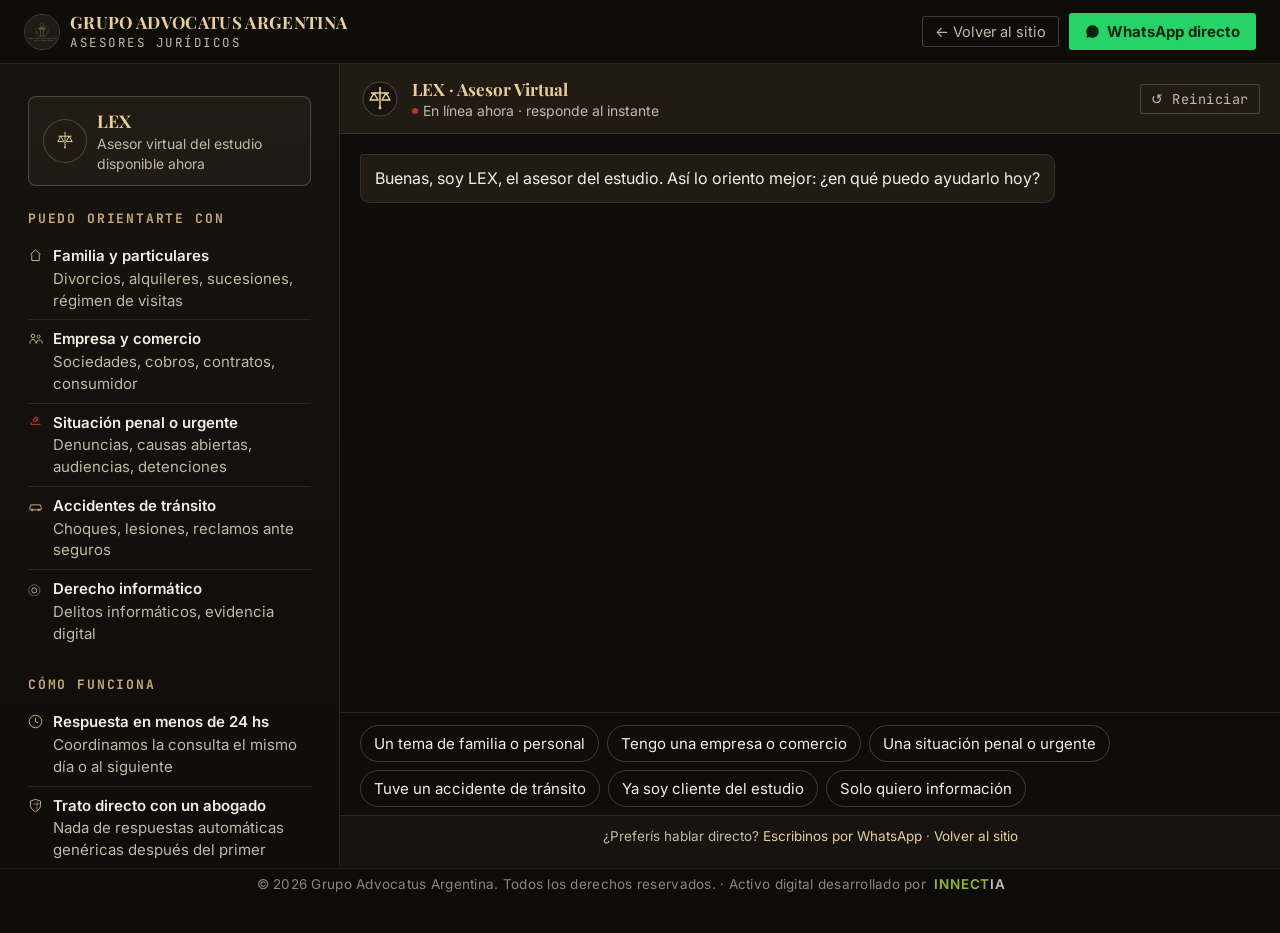
<file: asesor-virtual.html>
<!DOCTYPE html>
<html lang="es-AR">
<head>
<meta charset="UTF-8">
<meta name="viewport" content="width=device-width, initial-scale=1.0">
<title>LEX · Asesor Virtual de Grupo Advocatus Argentina</title>
<meta name="description" content="Hablá con LEX, el asesor virtual de Grupo Advocatus Argentina. Contanos tu situación de familia, empresa, penal o accidente de tránsito y te orientamos antes de coordinar con un abogado.">
<meta name="robots" content="index, follow">
<link rel="canonical" href="https://grupoadvocatusargentina.com.ar/asesor-virtual.html">
<meta property="og:title" content="LEX · Asesor Virtual de Grupo Advocatus Argentina">
<meta property="og:description" content="Contanos tu situación legal y te orientamos antes de coordinar con un abogado del estudio.">
<meta property="og:url" content="https://grupoadvocatusargentina.com.ar/asesor-virtual.html">
<meta property="og:image" content="https://grupoadvocatusargentina.com.ar/assets/og-cover.png">
<meta property="og:locale" content="es_AR">
<meta name="twitter:card" content="summary_large_image">
<link rel="icon" type="image/png" href="assets/logo.png">
<link rel="preconnect" href="https://fonts.googleapis.com">
<link href="https://fonts.googleapis.com/css2?family=Playfair+Display:ital,wght@0,600;0,700;0,800&family=Inter:wght@400;500;600;700&family=JetBrains+Mono:wght@400;700&display=swap" rel="stylesheet">
<script type="application/ld+json">
{
  "@context": "https://schema.org",
  "@type": "WebPage",
  "name": "LEX · Asesor Virtual de Grupo Advocatus Argentina",
  "url": "https://grupoadvocatusargentina.com.ar/asesor-virtual.html",
  "description": "Asesor virtual de Grupo Advocatus Argentina para consultas sobre familia, empresa, familia, penal, civil, informático y accidentes en PBA y CABA.",
  "isPartOf": {"@type": "WebSite", "url": "https://grupoadvocatusargentina.com.ar/"},
  "inLanguage": "es-AR"
}
</script>
<style>
:root{
  --bg:#0E0D0B; --panel:#17140F; --panel-2:#211B13;
  --line:rgba(238,231,216,0.10); --line-strong:rgba(238,231,216,0.22);
  --text:#F4EFE4; --muted:#C2B9A6;
  --gold:#C9A876; --gold-bright:#E9CE9C; --gold-deep:#8B7042;
  --red:#B4392C; --whatsapp:#25D366;
}
*{margin:0;padding:0;box-sizing:border-box;}
html,body{height:100%; overflow:hidden; background:var(--bg); color:var(--text); font-family:'Inter',sans-serif;}
@media(prefers-reduced-motion:reduce){*{transition-duration:.001ms!important;animation-duration:.001ms!important;}}

/* ─── LAYOUT ────────────────────────────────── */
.page{display:flex; flex-direction:column; height:100vh;}

/* ─── HEADER ────────────────────────────────── */
.hd{
  display:flex; align-items:center; justify-content:space-between;
  padding:0 24px; height:64px; flex-shrink:0;
  background:rgba(14,13,11,0.96); border-bottom:1px solid var(--line);
  position:relative; z-index:10;
}
.hd-brand{display:flex; align-items:center; gap:10px; text-decoration:none; color:inherit;}
.hd-brand img{width:36px; height:36px; border-radius:50%; border:1px solid var(--line-strong);}
.hd-brand-text{line-height:1.15;}
.hd-brand-text strong{font-family:'Playfair Display',serif; font-weight:700; font-size:17px; letter-spacing:.02em; display:block; color:var(--gold-bright);}
.hd-brand-text small{font-family:'JetBrains Mono',monospace; font-size:12.5px; letter-spacing:.12em; color:var(--muted); text-transform:uppercase;}
.hd-right{display:flex; align-items:center; gap:10px;}
.btn-back{font-size:14.5px; color:var(--muted); text-decoration:none; border:1px solid var(--line-strong); padding:6px 12px; border-radius:3px; transition:color .2s, border-color .2s;}
.btn-back:hover{color:var(--text); border-color:var(--text);}
.btn-wa{
  display:inline-flex; align-items:center; gap:7px;
  background:var(--whatsapp); color:#04250f; font-weight:700; font-size:15px;
  padding:9px 16px; border-radius:3px; text-decoration:none;
  animation:ctaGlow 2.6s ease-in-out infinite;
}
@keyframes ctaGlow{
  0%,100%{box-shadow:0 0 0 1px rgba(37,211,102,.5),0 0 0 0 rgba(37,211,102,.3);}
  50%{box-shadow:0 0 0 1px rgba(37,211,102,.5),0 0 14px 4px rgba(37,211,102,.3);}
}
.rec-dot{width:8px;height:8px;border-radius:50%;background:var(--red);flex-shrink:0;animation:blink 1.6s ease-in-out infinite;}
@keyframes blink{0%,45%{opacity:1;}50%,95%{opacity:.15;}100%{opacity:1;}}

/* ─── SPLIT LAYOUT ─────────────────────────── */
.body{display:flex; flex:1; overflow:hidden;}

/* LEFT PANEL: context + areas */
.left{
  width:340px; flex-shrink:0; border-right:1px solid var(--line);
  background:linear-gradient(180deg,var(--panel) 0%,var(--bg) 100%);
  display:flex; flex-direction:column; padding:32px 28px; gap:24px;
  overflow-y:auto;
}
@media(max-width:700px){.left{display:none;}}
.left-badge{
  display:flex; align-items:center; gap:10px; padding:12px 14px;
  border:1px solid var(--line-strong); border-radius:8px; background:rgba(201,168,118,.06);
}
.left-badge .badge-icon{
  width:44px; height:44px; border-radius:50%; background:var(--panel-2);
  border:1px solid var(--line-strong); display:flex; align-items:center; justify-content:center; flex-shrink:0;
}
.left-badge .badge-icon svg{width:24px;height:24px;}
.scale-ring{animation:scalePivot 4.5s ease-in-out infinite; transform-origin:center;}
@keyframes scalePivot{0%,100%{transform:rotate(0deg);} 50%{transform:rotate(-4deg);}}
.scale-dot{fill:var(--gold-bright); animation:dotPulse 2.4s ease-in-out infinite;}
@keyframes dotPulse{0%,100%{opacity:.55;} 50%{opacity:1;}}
.left-badge-text h3{font-family:'Playfair Display',serif; font-size:17.5px; font-weight:700; margin-bottom:2px; color:var(--gold-bright);}
.left-badge-text p{font-size:14px; color:var(--muted); line-height:1.4;}
.left-section h4{font-family:'JetBrains Mono',monospace; font-size:13px; letter-spacing:.14em; color:var(--gold); margin-bottom:10px; text-transform:uppercase;}
.feat{display:flex; align-items:flex-start; gap:10px; padding:8px 0; border-bottom:1px solid var(--line); text-decoration:none; color:inherit;}
.feat:last-child{border-bottom:none;}
.feat-icon{color:var(--gold); margin-top:2px; flex-shrink:0;}
.feat-icon svg{width:15px;height:15px;}
.feat-text{font-size:15px; line-height:1.45;}
.feat-text strong{display:block; font-weight:600; margin-bottom:1px; color:var(--text);}
.feat-text span{color:var(--muted);}
.left-note{font-size:13.5px; color:var(--muted); line-height:1.5; padding:10px 12px; background:rgba(255,255,255,.02); border-radius:6px; border:1px solid var(--line);}

/* ─── CHAT PANEL ────────────────────────────── */
.chat{flex:1; display:flex; flex-direction:column; min-width:0;}
.chat-header{
  display:flex; align-items:center; gap:12px; padding:14px 20px;
  border-bottom:1px solid var(--line); background:var(--panel-2); flex-shrink:0;
}
.chat-avatar{width:40px;height:40px;flex-shrink:0;}
.chat-info{flex:1;}
.chat-info h3{font-size:17px; font-weight:700; font-family:'Playfair Display',serif; color:var(--gold-bright);}
.chat-info p{font-size:14px; color:var(--muted); display:flex; align-items:center; gap:5px; margin-top:2px;}
.chat-info p .rec-dot{width:6px;height:6px;}
.chat-thread{flex:1; overflow-y:auto; padding:20px; display:flex; flex-direction:column; gap:12px;}
.vmsg{max-width:82%; font-size:16px; line-height:1.55; padding:11px 14px; border-radius:10px;}
.vmsg.bot{align-self:flex-start; background:var(--panel-2); border:1px solid var(--line); border-radius:4px 10px 10px 10px;}
.vmsg.user{align-self:flex-end; background:var(--gold-deep); color:#141210; font-weight:600; border-radius:10px 4px 10px 10px;}
.vmsg.typing{align-self:flex-start; display:flex; gap:5px; padding:13px 16px; background:var(--panel-2); border-radius:4px 10px 10px 10px;}
.vmsg.typing span{width:7px;height:7px;border-radius:50%;background:var(--muted);animation:typingDot 1.2s ease-in-out infinite;}
.vmsg.typing span:nth-child(2){animation-delay:.2s;}
.vmsg.typing span:nth-child(3){animation-delay:.4s;}
@keyframes typingDot{0%,60%,100%{opacity:.3;transform:translateY(0);}30%{opacity:1;transform:translateY(-4px);}}
.vmsg-cta{
  display:inline-flex; align-items:center; gap:8px; margin-top:10px;
  background:var(--whatsapp); color:#04250f; font-size:15px; font-weight:700;
  padding:10px 16px; border-radius:5px; text-decoration:none;
}
.vmsg-summary{font-family:'JetBrains Mono',monospace; font-size:13.5px; color:var(--muted); margin-top:8px; line-height:1.6;}
.chat-quick{display:flex; flex-wrap:wrap; gap:8px; padding:12px 20px 8px; border-top:1px solid var(--line); background:var(--bg);}
.chat-quick button{
  background:transparent; border:1px solid var(--line-strong); color:var(--text);
  font-size:15px; padding:8px 13px; border-radius:20px; cursor:pointer;
  transition:border-color .2s, background .2s; font-family:'Inter',sans-serif;
}
.chat-quick button:hover{border-color:var(--gold); background:rgba(201,168,118,.08); color:var(--gold-bright);}
.chat-footer{
  padding:12px 20px 56px; border-top:1px solid var(--line); background:var(--panel);
  font-size:13.5px; color:var(--muted); text-align:center; flex-shrink:0;
}
.chat-footer a{color:var(--gold-bright); text-decoration:none;}

/* ─── RESTART BUTTON ────────────────────────── */
.btn-restart{
  background:none; border:1px solid var(--line-strong); color:var(--muted);
  font-size:13.5px; padding:5px 10px; border-radius:3px; cursor:pointer;
  font-family:'JetBrains Mono',monospace; letter-spacing:.04em; transition:all .2s;
}
.btn-restart:hover{border-color:var(--muted); color:var(--text);}

/* ─── MÓVIL ─────────────────────────────────── */
@media(max-width:700px){
  html,body{padding-bottom:0;}
  .page{height:100vh; height:100dvh;}
  .hd{padding:0 10px; height:auto; min-height:56px; gap:8px;}
  .hd-brand{gap:8px; min-width:0;}
  .hd-brand img{width:32px; height:32px;}
  .hd-brand-text strong{font-size:13px; line-height:1.15;}
  .hd-brand-text small{display:none;}
  .hd-right{gap:6px; flex-shrink:0;}
  .btn-back{font-size:0; padding:7px 10px;}
  .btn-back::before{content:"←"; font-size:16px;}
  .btn-wa{font-size:14px; padding:8px 11px; gap:0;}
  .btn-wa svg{margin-right:0;}
  .btn-wa{font-size:0;}
  .btn-wa svg{width:20px; height:20px;}
  .chat-header{padding:10px 12px; gap:10px; flex-wrap:wrap;}
  .chat-avatar{width:34px; height:34px;}
  .chat-info{min-width:0;}
  .chat-info p{font-size:13.5px;}
  .chat-thread{padding:14px 12px;}
  .vmsg{max-width:92%;}
  .chat-quick{padding:10px 12px 6px; gap:7px; max-height:38vh; overflow-y:auto;}
  .chat-quick button{font-size:14.5px; padding:8px 12px;}
  .chat-footer{padding:10px 12px 78px; font-size:13px;}
}

.sr-only{position:absolute; width:1px; height:1px; overflow:hidden; clip:rect(0 0 0 0);}
</style>
<link rel="stylesheet" href="css/innectia-credit.css">
</head>
<body>
<div class="page">

  <!-- HEADER -->
  <header class="hd">
    <a class="hd-brand" href="https://grupoadvocatusargentina.com.ar/" aria-label="Volver al sitio de Grupo Advocatus Argentina">
      <img src="assets/logo.png" alt="Isologo Grupo Advocatus Argentina">
      <div class="hd-brand-text">
        <strong>GRUPO ADVOCATUS ARGENTINA</strong>
        <small>Asesores Jurídicos</small>
      </div>
    </a>
    <div class="hd-right">
      <a class="btn-back" href="https://grupoadvocatusargentina.com.ar/">← Volver al sitio</a>
      <a class="btn-wa" href="https://wa.me/5492216381900" target="_blank" rel="noopener" aria-label="WhatsApp directo">
        <svg width="15" height="15" viewBox="0 0 24 24" fill="currentColor"><path d="M12 2a10 10 0 00-8.6 15.1L2 22l5.1-1.3A10 10 0 1012 2z"/></svg>
        WhatsApp directo
      </a>
    </div>
  </header>

  <!-- BODY SPLIT -->
  <div class="body">

    <!-- LEFT PANEL -->
    <aside class="left" aria-label="Información del asesor virtual">
      <div class="left-badge">
        <div class="badge-icon">
          <svg class="scale-ring" viewBox="0 0 40 40" fill="none">
            <path d="M20 5v26M9 12h22M13 12L8 21h10L13 12zM27 12l-5 9h10l-5-9z" stroke="var(--gold-bright)" stroke-width="1.6" stroke-linejoin="round"/>
            <circle class="scale-dot" cx="20" cy="31" r="1.6"/>
          </svg>
        </div>
        <div class="left-badge-text">
          <h3>LEX</h3>
          <p>Asesor virtual del estudio<br>disponible ahora</p>
        </div>
      </div>

      <div class="left-section">
        <h4>Puedo orientarte con</h4>
        <a class="feat" href="abogados-familia.html">
          <div class="feat-icon"><svg viewBox="0 0 24 24" fill="none" stroke="currentColor" stroke-width="1.6"><path d="M4 10L12 3l8 7" /><path d="M6 10v10h12V10"/></svg></div>
          <div class="feat-text"><strong>Familia y particulares</strong><span>Divorcios, alquileres, sucesiones, régimen de visitas</span></div>
        </a>
        <a class="feat" href="abogados-civil-comercial.html">
          <div class="feat-icon"><svg viewBox="0 0 24 24" fill="none" stroke="currentColor" stroke-width="1.6"><circle cx="8" cy="8" r="3"/><circle cx="17" cy="9" r="2.4"/><path d="M3 20c0-4 2.5-6.5 5-6.5s5 2.5 5 6.5M13 20c0-3.3 2.2-5.5 5-5.5s5 2.2 5 5.5"/></svg></div>
          <div class="feat-text"><strong>Empresa y comercio</strong><span>Sociedades, cobros, contratos, consumidor</span></div>
        </a>
        <a class="feat" href="abogados-penal.html">
          <div class="feat-icon" style="color:var(--red)"><svg viewBox="0 0 24 24" fill="none" stroke="currentColor" stroke-width="1.6"><rect x="10" y="3" width="4" height="8" rx="1" transform="rotate(45 12 7)"/><path d="M4 15h16"/><path d="M3 11l4 4M13 6l4 4"/></svg></div>
          <div class="feat-text"><strong>Situación penal o urgente</strong><span>Denuncias, causas abiertas, audiencias, detenciones</span></div>
        </a>
        <a class="feat" href="abogados-accidentes-transito.html">
          <div class="feat-icon"><svg viewBox="0 0 24 24" fill="none" stroke="currentColor" stroke-width="1.6"><path d="M3 15l1.5-4h15L21 15v4H3z"/><circle cx="7" cy="19" r="1.4"/><circle cx="17" cy="19" r="1.4"/></svg></div>
          <div class="feat-text"><strong>Accidentes de tránsito</strong><span>Choques, lesiones, reclamos ante seguros</span></div>
        </a>
        <a class="feat" href="abogados-derecho-informatico.html">
          <div class="feat-icon"><svg viewBox="0 0 24 24" fill="none" stroke="currentColor" stroke-width="1.6"><circle cx="10" cy="15" r="4" fill="none"/><circle cx="10" cy="15" r="9" fill="none" opacity=".5"/></svg></div>
          <div class="feat-text"><strong>Derecho informático</strong><span>Delitos informáticos, evidencia digital</span></div>
        </a>
      </div>

      <div class="left-section">
        <h4>Cómo funciona</h4>
        <div class="feat">
          <div class="feat-icon"><svg viewBox="0 0 24 24" fill="none" stroke="currentColor" stroke-width="1.6"><circle cx="12" cy="12" r="10"/><polyline points="12 6 12 12 16 14"/></svg></div>
          <div class="feat-text"><strong>Respuesta en menos de 24 hs</strong><span>Coordinamos la consulta el mismo día o al siguiente</span></div>
        </div>
        <div class="feat">
          <div class="feat-icon"><svg viewBox="0 0 24 24" fill="none" stroke="currentColor" stroke-width="1.6"><path d="M20 5v26M9 12h22" transform="scale(0.6) translate(4,4)"/><path d="M12 22s8-4 8-10V5l-8-3-8 3v7c0 6 8 10 8 10z"/></svg></div>
          <div class="feat-text"><strong>Trato directo con un abogado</strong><span>Nada de respuestas automáticas genéricas después del primer contacto</span></div>
        </div>
      </div>

      <p class="left-note">LEX usa un árbol de preguntas guiado, sin texto libre, para entender su situación antes de conectarlo con un abogado del estudio.</p>
    </aside>

    <!-- CHAT -->
    <section class="chat" aria-label="Chat con el asesor virtual LEX">
      <div class="chat-header">
        <svg class="chat-avatar" viewBox="0 0 40 40">
          <circle cx="20" cy="20" r="17" fill="var(--panel)" stroke="var(--line-strong)"/>
          <path class="scale-ring" d="M20 8v20M11 14h18M14 14L10 21h8L14 14zM26 14l-4 7h8l-4-7z" stroke="var(--gold-bright)" stroke-width="1.5" stroke-linejoin="round" fill="none"/>
          <circle class="scale-dot" cx="20" cy="29" r="1.4"/>
        </svg>
        <div class="chat-info">
          <h3>LEX · Asesor Virtual</h3>
          <p><span class="rec-dot"></span> En línea ahora · responde al instante</p>
        </div>
        <button class="btn-restart" id="btnRestart" aria-label="Reiniciar conversación">↺ Reiniciar</button>
      </div>
      <div class="chat-thread" id="chatThread" aria-live="polite"></div>
      <div class="chat-quick" id="chatQuick"></div>
      <footer class="chat-footer">
        ¿Preferís hablar directo? <a href="https://wa.me/5492216381900" target="_blank" rel="noopener">Escribinos por WhatsApp</a> · <a href="index.html">Volver al sitio</a>
      </footer>
    </section>

  </div>
</div>

<p class="sr-only">LEX es el asesor virtual de Grupo Advocatus Argentina, estudio de abogados con matrícula en La Plata, que atiende online, especializado en derecho civil y comercial, familia, penal, derecho informático y accidentes de tránsito.</p>

<script>
const WA_NUMBER = "5492216381900";
const CIERRE_24H = "Coordinamos la consulta y confirmamos día y horario en menos de 24 horas.";

let ctx = {};

const LEX_NODES = {
  start: {
    msgs: ["Buenas, soy LEX, el asesor del estudio. Así lo oriento mejor: ¿en qué puedo ayudarlo hoy?"],
    options: [
      {label:"Un tema de familia o personal", next:"fam_context"},
      {label:"Tengo una empresa o comercio", next:"emp_context"},
      {label:"Una situación penal o urgente", next:"pen_context"},
      {label:"Tuve un accidente de tránsito", next:"acc_context"},
      {label:"Ya soy cliente del estudio", next:"cli_context"},
      {label:"Solo quiero información", next:"info_route"}
    ]
  },
  info_route: {
    msgs: ["Con gusto. Para no hacerle perder tiempo con una respuesta genérica, dígame primero cuál de estas opciones se parece más a su situación."],
    options: [
      {label:"Un tema de familia o personal", next:"fam_context"},
      {label:"Tengo una empresa o comercio", next:"emp_context"},
      {label:"Una situación penal o urgente", next:"pen_context"},
      {label:"Tuve un accidente de tránsito", next:"acc_context"}
    ]
  },

  fam_context: {
    msgs: ["Entiendo. Estos temas suelen pesar más de lo que se muestra hacia afuera. ¿De qué se trata puntualmente?"],
    options: [
      {label:"Divorcio", next:"fam_dim", key:"segmento", value:"Familia y particulares"},
      {label:"Alquiler o desalojo", next:"fam_dim", key:"segmento", value:"Familia y particulares"},
      {label:"Sucesión", next:"fam_dim", key:"segmento", value:"Familia y particulares"},
      {label:"Régimen de visitas o tenencia", next:"fam_dim", key:"segmento", value:"Familia y particulares"}
    ]
  },
  fam_dim: {
    msgs: ["Gracias por contarme. Eso ya me da una idea clara. ¿Hay acuerdo entre las partes o es un conflicto?"],
    options: [
      {label:"Hay acuerdo entre las partes", next:"fam_final", key:"dimension", value:"Hay acuerdo entre las partes"},
      {label:"No hay acuerdo", next:"fam_final", key:"dimension", value:"No hay acuerdo"},
      {label:"Todavía no lo sé", next:"fam_final", key:"dimension", value:"Todavía no está definido"}
    ]
  },
  fam_final: {
    final: true,
    msgs: ["Con esto ya tengo una idea clara de su caso. " + CIERRE_24H],
    ctaLabel: "Coordinar consulta",
    ctaText: c => `Hola! Vengo del asesor virtual de Advocatus Argentina. Consulto por un tema de familia. Contexto: ${c.contexto || "sin especificar"}. Situación: ${c.dimension || "sin especificar"}. Quisiera coordinar una consulta.`
  },

  emp_context: {
    msgs: ["Bien. Cuénteme, ¿qué necesita la empresa en este momento?"],
    options: [
      {label:"Constituir o modificar una sociedad", next:"emp_dim", key:"contexto", value:"Constituir o modificar sociedad"},
      {label:"Cobrar una deuda", next:"emp_dim", key:"contexto", value:"Cobro de deuda"},
      {label:"Revisar o redactar un contrato", next:"emp_dim", key:"contexto", value:"Revisión o redacción de contrato"},
      {label:"Consulta por un cliente o consumidor", next:"emp_dim", key:"contexto", value:"Consulta de consumidor"}
    ]
  },
  emp_dim: {
    msgs: ["Entendido. ¿Hay algún plazo corriendo, como un vencimiento, una demanda o una intimación?"],
    options: [
      {label:"Sí, hay un plazo corriendo", next:"emp_final", key:"dimension", value:"Hay plazo corriendo"},
      {label:"No por ahora", next:"emp_final", key:"dimension", value:"Sin plazo urgente"},
      {label:"No lo sé", next:"emp_final", key:"dimension", value:"No lo sabe"}
    ]
  },
  emp_final: {
    final: true,
    msgs: ["Perfecto, con esto ya puedo orientar bien la consulta. " + CIERRE_24H],
    ctaLabel: "Coordinar consulta",
    ctaText: c => `Hola! Vengo del asesor virtual de Advocatus Argentina. Consulto por mi empresa. Necesito: ${c.contexto || "sin especificar"}. Situación: ${c.dimension || "sin especificar"}. Quisiera coordinar una consulta.`
  },

  pen_context: {
    msgs: ["Le voy a hacer un par de preguntas cortas, porque en estos casos el tiempo importa. ¿Cuál es la situación?"],
    options: [
      {label:"Recibí una denuncia o citación", next:"pen_dim", key:"contexto", value:"Denuncia o citación recibida"},
      {label:"Hubo una detención", next:"pen_dim", key:"contexto", value:"Detención"},
      {label:"Es un delito informático", next:"pen_dim", key:"contexto", value:"Delito informático"},
      {label:"Necesito hacer una denuncia", next:"pen_dim", key:"contexto", value:"Quiere hacer una denuncia"}
    ]
  },
  pen_dim: {
    msgs: ["Comprendo. ¿Necesita asistencia ahora mismo?"],
    options: [
      {label:"Sí, es urgente", next:"pen_final", key:"dimension", value:"Urgente, ahora mismo"},
      {label:"Puedo esperar unas horas", next:"pen_final", key:"dimension", value:"Puede esperar unas horas"},
      {label:"Quiero asesorarme antes de actuar", next:"pen_final", key:"dimension", value:"Quiere asesorarse antes de actuar"}
    ]
  },
  pen_final: {
    final: true,
    msgs: ["Con esto ya lo puedo derivar directo con el equipo. " + CIERRE_24H],
    ctaLabel: "Hablar ahora con el estudio",
    ctaText: c => `Hola! Vengo del asesor virtual de Advocatus Argentina. Es una situación penal o urgente. Detalle: ${c.contexto || "sin especificar"}. Urgencia: ${c.dimension || "sin especificar"}. Necesito contacto lo antes posible.`
  },

  acc_context: {
    msgs: ["Vamos a ordenar los datos para que no tenga que repetirlos después. ¿Qué pasó?"],
    options: [
      {label:"Choque con daños materiales", next:"acc_dim", key:"contexto", value:"Daños materiales"},
      {label:"Choque con lesiones", next:"acc_dim", key:"contexto", value:"Con lesiones"},
      {label:"Me hicieron una denuncia por el accidente", next:"acc_dim", key:"contexto", value:"Denunciado por el accidente"}
    ]
  },
  acc_dim: {
    msgs: ["¿Hace cuánto pasó el accidente?"],
    options: [
      {label:"Hoy o ayer", next:"acc_final", key:"dimension", value:"Hoy o ayer"},
      {label:"Esta semana", next:"acc_final", key:"dimension", value:"Esta semana"},
      {label:"Hace más tiempo", next:"acc_final", key:"dimension", value:"Hace más tiempo"}
    ]
  },
  acc_final: {
    final: true,
    msgs: ["Con esto ya tengo el panorama del caso. " + CIERRE_24H],
    ctaLabel: "Coordinar consulta",
    ctaText: c => `Hola! Vengo del asesor virtual de Advocatus Argentina. Tuve un accidente de tránsito. Detalle: ${c.contexto || "sin especificar"}. Hace: ${c.dimension || "sin especificar"}. Quisiera coordinar una consulta.`
  },

  cli_context: {
    msgs: ["Qué bueno tenerlo de vuelta. ¿En qué puedo ayudarlo hoy?"],
    options: [
      {label:"Novedades de mi causa", next:"cli_final", key:"contexto", value:"Pide novedades de su causa"},
      {label:"Necesito enviar documentación", next:"cli_final", key:"contexto", value:"Va a enviar documentación"},
      {label:"Quiero coordinar una reunión", next:"cli_final", key:"contexto", value:"Quiere coordinar reunión"}
    ]
  },
  cli_final: {
    final: true,
    msgs: ["Perfecto, lo derivo directo con su abogado."],
    ctaLabel: "Continuar por WhatsApp",
    ctaText: c => `Hola! Soy cliente del estudio. Necesito: ${c.contexto || "sin especificar"}.`
  }
};


let lexBusy = false;

const lexThread = document.getElementById('chatThread');
const lexQuick  = document.getElementById('chatQuick');

function addMsg(role, text){
  const el = document.createElement('div');
  el.className = 'vmsg ' + (role === 'user' ? 'user' : 'bot');
  const ctaMatch = text.match(/\[\[CTA\|(.+?)\|(.+?)\]\]/);
  let clean = text.replace(/\[\[CTA\|.+?\|.+?\]\]/, '').trim();
  el.textContent = clean;
  if(ctaMatch){
    const a = document.createElement('a');
    a.className = 'vmsg-cta';
    a.href = `https://wa.me/${WA_NUMBER}?text=${encodeURIComponent(ctaMatch[2])}`;
    a.target = '_blank'; a.rel = 'noopener';
    a.textContent = ctaMatch[1];
    el.appendChild(document.createElement('br'));
    el.appendChild(a);
  }
  lexThread.appendChild(el);
  lexThread.scrollTop = lexThread.scrollHeight;
}

function showTyping(){
  const el = document.createElement('div');
  el.className = 'vmsg typing'; el.id = 'lexTyping';
  el.innerHTML = '<span></span><span></span><span></span>';
  lexThread.appendChild(el);
  lexThread.scrollTop = lexThread.scrollHeight;
}
function hideTyping(){ document.getElementById('lexTyping')?.remove(); }

let idleTimer = null;
function startIdleTimer(){
  clearTimeout(idleTimer);
  idleTimer = setTimeout(() => {
    if(!lexBusy){
      addMsg('bot','¿Sigue ahí? Si prefiere, lo derivo directo con un abogado por WhatsApp ahora mismo. [[CTA|Hablar por WhatsApp ahora|Hola! Vengo del asesor virtual de Advocatus Argentina y prefiero seguir la consulta directamente por acá.]]');
    }
  }, 25000);
}

function selectOption(opt){
  clearTimeout(idleTimer);
  if(opt.key) ctx[opt.key] = opt.value || opt.label;
  addMsg('user', opt.label);
  goToNode(opt.next);
}

function renderQuickReplies(options){
  lexQuick.innerHTML = '';
  if(!options) return;
  options.forEach(opt => {
    const b = document.createElement('button');
    b.type = 'button'; b.textContent = opt.label;
    b.addEventListener('click', () => selectOption(opt));
    lexQuick.appendChild(b);
  });
}

function goToNode(nodeId){
  if(lexBusy) return;
  const node = LEX_NODES[nodeId];
  if(!node) return;
  lexBusy = true;
  lexQuick.innerHTML = '';
  const msgs = node.msgs.slice();
  if(node.final){
    const waText = node.ctaText(ctx);
    msgs[msgs.length-1] = msgs[msgs.length-1] + ` [[CTA|${node.ctaLabel}|${waText}]]`;
  }
  let i = 0;
  function nextMsg(){
    if(i >= msgs.length){
      lexBusy = false;
      if(!node.final){ renderQuickReplies(node.options); startIdleTimer(); }
      return;
    }
    showTyping();
    setTimeout(() => {
      hideTyping();
      addMsg('bot', msgs[i]);
      i++;
      setTimeout(nextMsg, 280);
    }, 500);
  }
  nextMsg();
}

// restart button
document.getElementById('btnRestart').addEventListener('click', () => {
  lexThread.innerHTML = '';
  lexQuick.innerHTML = '';
  ctx = {};
  lexBusy = false;
  clearTimeout(idleTimer);
  goToNode('start');
});

// start the conversation automatically
goToNode('start');
</script>
<div class="site-footer-fixed">
  <p>© 2026 Grupo Advocatus Argentina. Todos los derechos reservados. · Activo digital desarrollado por <a class="innectia-mark" href="https://innectia.com" target="_blank" rel="noopener" aria-label="Innectia"><span class="innectia-type"></span><span class="innectia-caret" aria-hidden="true"></span></a></p>
</div>
<script src="js/innectia-credit.js"></script>
</body>
</html>
</file>
<file: css/innectia-credit.css>
/* Pie Innectia — sutil, 100% ancho. Lima #C8FF3C, blanco #F0EEE7
   Fondo: copia el nav (--innectia-credit-bg). Reserva --innectia-credit-h para que nada quede debajo. */
:root{ --innectia-credit-h: 36px; --innectia-credit-bg: inherit; }
html{ padding-bottom: var(--innectia-credit-h); box-sizing: border-box; }
body{ padding-bottom: var(--innectia-credit-h); box-sizing: border-box; }
.site-footer-fixed{
  position:fixed; left:0; right:0; bottom:0;
  z-index:70; width:100%;
  display:flex; justify-content:center; align-items:center;
  padding:6px 20px 7px;
  background: var(--innectia-credit-bg);
  border-top:1px solid rgba(238,231,216,.08);
  font-size:13.5px; line-height:1.35; letter-spacing:.02em;
  color:rgba(184,182,175,.72);
  font-family:Inter,sans-serif;
  pointer-events:none;
}
.site-footer-fixed p{margin:0; white-space:nowrap;}
.site-footer-fixed a{pointer-events:auto;}
.innectia-mark{
  display:inline-flex; align-items:baseline;
  text-decoration:none; font-weight:600; letter-spacing:.06em;
  font-family:Inter,sans-serif; margin-left:4px; font-size:13.5px;
  min-width:6.6em; opacity:.92;
}
.innectia-mark:hover{opacity:1;}
.innectia-type .innect-g{color:rgba(200,255,60,.78);}
.innectia-type .innect-w{color:rgba(240,238,231,.88);}
.innectia-caret{
  display:inline-block; width:1px; height:.8em;
  background:rgba(200,255,60,.55); margin-left:2px; vertical-align:-1px;
  animation:innectiaCaret 1.2s steps(1) infinite;
}
.innectia-mark.is-idle .innectia-caret{opacity:0; animation:none;}
@keyframes innectiaCaret{0%,49%{opacity:.7;} 50%,100%{opacity:0;}}
@media (prefers-reduced-motion: reduce){
  .innectia-caret{animation:none; opacity:0;}
}
@media (max-width:720px){
  .site-footer-fixed{padding:6px 12px;}
  .site-footer-fixed p{white-space:normal;}
}
.lexw-launcher, .wa-float, #vigia{bottom: calc(var(--innectia-credit-h) + 12px) !important;}
.lexw-teaser{bottom: calc(var(--innectia-credit-h) + 100px) !important;}
.arrow-down{bottom: calc(var(--innectia-credit-h) + 8px) !important;}
.mini-footer{bottom: var(--innectia-credit-h) !important;}
</file>
